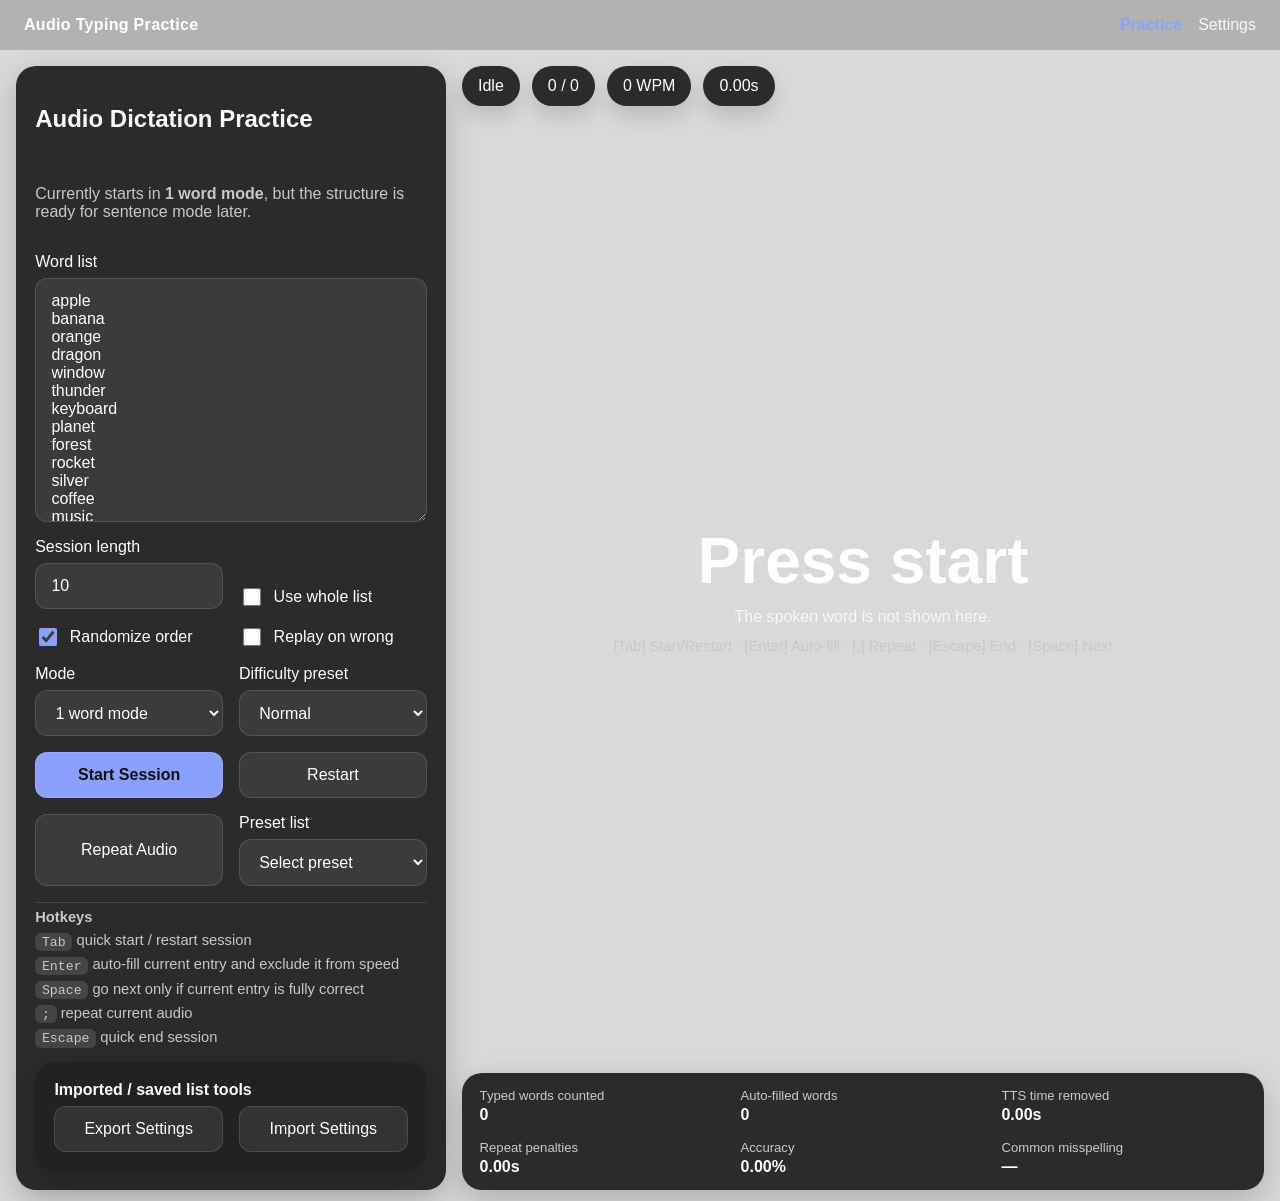
<file: index.html>
<!DOCTYPE html>
<html lang="en">
  <head>
    <meta charset="UTF-8" />
    <meta name="viewport" content="width=device-width, initial-scale=1.0" />
    <title>Audio Typing Practice</title>
    <link rel="stylesheet" href="styles.css" />
  </head>
  <body>
    <header class="topbar">
      <div class="brand">Audio Typing Practice</div>
      <nav class="topnav">
        <a href="index.html" aria-current="page">Practice</a>
        <a href="settings.html">Settings</a>
      </nav>
    </header>

    <main class="layout layout-home">
      <aside class="panel controls-panel">
        <h1>Audio Dictation Practice</h1>
        <p class="muted">Currently starts in <strong>1 word mode</strong>, but the structure is ready for sentence mode later.</p>

        <section class="stack">
          <label for="wordList">Word list</label>
          <textarea id="wordList" rows="12" spellcheck="false" placeholder="Enter one word per line, or separate with spaces/commas."></textarea>
        </section>

        <section class="grid two-col">
          <div class="stack">
            <label for="sessionLength">Session length</label>
            <input id="sessionLength" type="number" min="1" step="1" value="10" />
          </div>
          <div class="stack checkbox-stack">
            <label class="checkbox-row">
              <input id="useWholeList" type="checkbox" />
              <span>Use whole list</span>
            </label>
          </div>
        </section>

        <section class="grid two-col">
          <label class="checkbox-row">
            <input id="randomizeOrder" type="checkbox" checked />
            <span>Randomize order</span>
          </label>
          <label class="checkbox-row">
            <input id="autoReplayOnWrong" type="checkbox" />
            <span>Replay on wrong</span>
          </label>
        </section>

        <section class="grid two-col">
          <div class="stack">
            <label for="modeSelect">Mode</label>
            <select id="modeSelect">
              <option value="word" selected>1 word mode</option>
              <option value="sentence" disabled>Sentence mode later</option>
            </select>
          </div>
          <div class="stack">
            <label for="difficultyPreset">Difficulty preset</label>
            <select id="difficultyPreset">
              <option value="easy">Easy</option>
              <option value="normal" selected>Normal</option>
              <option value="challenge">Challenge</option>
              <option value="speedrun">Speedrun</option>
              <option value="custom">Custom</option>
            </select>
          </div>
        </section>

        <section class="grid two-col">
          <button id="startButton" class="primary">Start Session</button>
          <button id="restartButton" type="button">Restart</button>
        </section>

        <section class="grid two-col">
          <button id="repeatButton" type="button">Repeat Audio</button>
          <div class="stack">
            <label for="presetSelect">Preset list</label>
            <select id="presetSelect">
              <option value="">Select preset</option>
            </select>
          </div>
        </section>

        <section class="stack hotkeys-box muted small-text">
          <div><strong>Hotkeys</strong></div>
          <div><kbd>Tab</kbd> quick start / restart session</div>
          <div><kbd>Enter</kbd> auto-fill current entry and exclude it from speed</div>
          <div><kbd>Space</kbd> go next only if current entry is fully correct</div>
          <div><kbd>;</kbd> repeat current audio</div>
          <div><kbd>Escape</kbd> quick end session</div>
        </section>

        <section class="panel subpanel stack">
          <div class="section-title">Imported / saved list tools</div>
          <div class="grid two-col">
            <button id="exportSettingsButton" type="button">Export Settings</button>
            <label class="file-button">
              <input id="importSettingsInput" type="file" accept="application/json" hidden />
              <span>Import Settings</span>
            </label>
          </div>
        </section>
      </aside>

      <section class="practice-stage" aria-live="polite">
        <div class="status-row">
          <div id="sessionStatus" class="pill">Idle</div>
          <div id="progressText" class="pill">0 / 0</div>
          <div id="speedText" class="pill">0 WPM</div>
          <div id="timerText" class="pill">0.00s</div>
          <div id="countdownText" class="pill hidden">3</div>
        </div>

        <div class="center-wrap">
          <div id="typedWord" class="typed-word neutral">Press start</div>
          <div id="targetHint" class="target-hint">The spoken word is not shown here.</div>
          <div id="metaHint" class="muted small-text">[Tab] Start/Restart · [Enter] Auto-fill · [;] Repeat · [Escape] End · [Space] Next</div>
        </div>

        <div id="resultsOverlay" class="results-overlay hidden">
          <div class="panel results-card">
            <h2>Session Complete</h2>
            <div id="resultsSummary" class="results-grid"></div>
            <div class="results-actions">
              <button id="playAgainButton" class="primary">Play Again</button>
              <button id="closeResultsButton" type="button">Close</button>
            </div>
          </div>
        </div>

        <div id="bottomPanel" class="bottom-panel panel compact-panel">
          <div class="results-grid small-grid">
            <div><span class="label">Typed words counted</span><strong id="countedWordsText">0</strong></div>
            <div><span class="label">Auto-filled words</span><strong id="skippedWordsText">0</strong></div>
            <div><span class="label">TTS time removed</span><strong id="ttsRemovedText">0.00s</strong></div>
            <div><span class="label">Repeat penalties</span><strong id="replayPenaltyText">0.00s</strong></div>
            <div><span class="label">Accuracy</span><strong id="accuracyText">100.00%</strong></div>
            <div><span class="label">Common misspelling</span><strong id="commonMissText">—</strong></div>
          </div>
        </div>
      </section>
    </main>

    <script type="module" src="app.js"></script>
  </body>
</html>
</file>
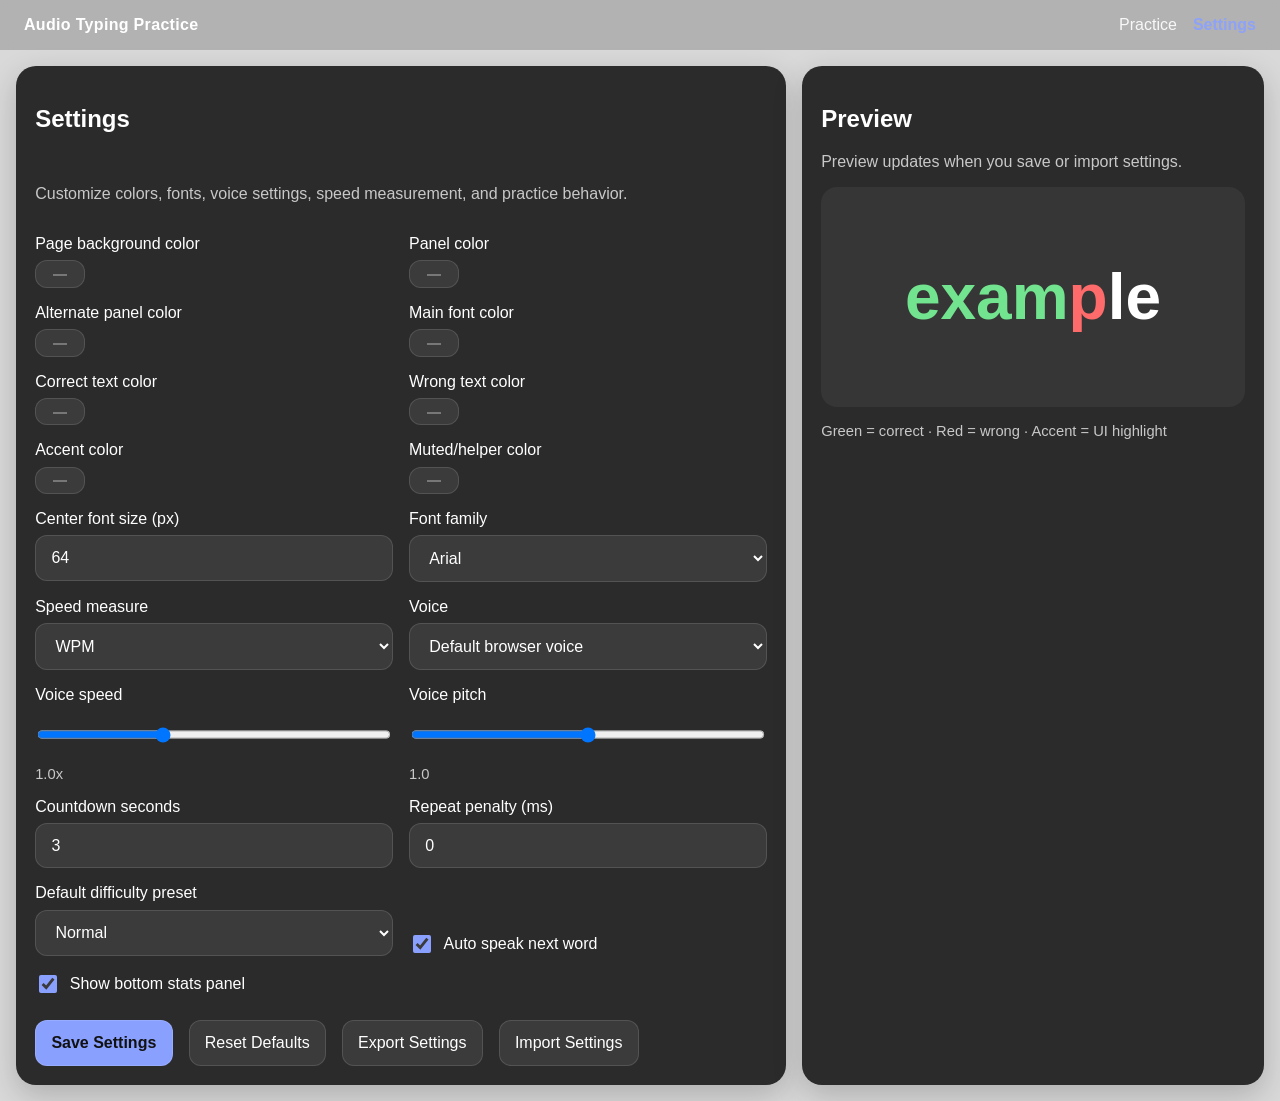
<file: settings.html>
<!DOCTYPE html>
<html lang="en">
  <head>
    <meta charset="UTF-8" />
    <meta name="viewport" content="width=device-width, initial-scale=1.0" />
    <title>Settings - Audio Typing Practice</title>
    <link rel="stylesheet" href="styles.css" />
  </head>
  <body>
    <header class="topbar">
      <div class="brand">Audio Typing Practice</div>
      <nav class="topnav">
        <a href="index.html">Practice</a>
        <a href="settings.html" aria-current="page">Settings</a>
      </nav>
    </header>

    <main class="layout layout-settings">
      <section class="panel settings-panel">
        <h1>Settings</h1>
        <p class="muted">Customize colors, fonts, voice settings, speed measurement, and practice behavior.</p>

        <div class="settings-grid">
          <div class="stack"><label for="pageBgColor">Page background color</label><input id="pageBgColor" type="color" /></div>
          <div class="stack"><label for="panelBgColor">Panel color</label><input id="panelBgColor" type="color" /></div>
          <div class="stack"><label for="panelAltBgColor">Alternate panel color</label><input id="panelAltBgColor" type="color" /></div>
          <div class="stack"><label for="mainFontColor">Main font color</label><input id="mainFontColor" type="color" /></div>
          <div class="stack"><label for="correctColor">Correct text color</label><input id="correctColor" type="color" /></div>
          <div class="stack"><label for="wrongColor">Wrong text color</label><input id="wrongColor" type="color" /></div>
          <div class="stack"><label for="accentColor">Accent color</label><input id="accentColor" type="color" /></div>
          <div class="stack"><label for="mutedColor">Muted/helper color</label><input id="mutedColor" type="color" /></div>

          <div class="stack"><label for="fontSize">Center font size (px)</label><input id="fontSize" type="number" min="18" max="180" step="1" /></div>
          <div class="stack"><label for="fontFamily">Font family</label>
            <select id="fontFamily">
              <option value="Arial, sans-serif">Arial</option>
              <option value="Verdana, sans-serif">Verdana</option>
              <option value="Tahoma, sans-serif">Tahoma</option>
              <option value="Trebuchet MS, sans-serif">Trebuchet MS</option>
              <option value="Georgia, serif">Georgia</option>
              <option value="Times New Roman, serif">Times New Roman</option>
              <option value="Courier New, monospace">Courier New</option>
              <option value="system-ui, sans-serif">System UI</option>
            </select>
          </div>

          <div class="stack"><label for="speedUnit">Speed measure</label>
            <select id="speedUnit"><option value="wpm">WPM</option><option value="cpm">CPM</option></select>
          </div>
          <div class="stack"><label for="voiceSelect">Voice</label><select id="voiceSelect"></select></div>

          <div class="stack">
            <label for="voiceRate">Voice speed</label>
            <input id="voiceRate" type="range" min="0.5" max="2" step="0.1" />
            <span id="voiceRateValue" class="muted small-text"></span>
          </div>
          <div class="stack">
            <label for="voicePitch">Voice pitch</label>
            <input id="voicePitch" type="range" min="0" max="2" step="0.1" />
            <span id="voicePitchValue" class="muted small-text"></span>
          </div>

          <div class="stack">
            <label for="countdownSeconds">Countdown seconds</label>
            <input id="countdownSeconds" type="number" min="0" max="10" step="1" />
          </div>
          <div class="stack">
            <label for="replayPenaltyMs">Repeat penalty (ms)</label>
            <input id="replayPenaltyMs" type="number" min="0" max="10000" step="100" />
          </div>

          <div class="stack"><label for="difficultyPreset">Default difficulty preset</label>
            <select id="difficultyPreset">
              <option value="easy">Easy</option>
              <option value="normal">Normal</option>
              <option value="challenge">Challenge</option>
              <option value="speedrun">Speedrun</option>
              <option value="custom">Custom</option>
            </select>
          </div>
          <div class="stack checkbox-stack"><label class="checkbox-row"><input id="autoSpeakNext" type="checkbox" /><span>Auto speak next word</span></label></div>
          <div class="stack checkbox-stack"><label class="checkbox-row"><input id="showBottomStats" type="checkbox" /><span>Show bottom stats panel</span></label></div>
        </div>

        <div class="settings-actions">
          <button id="saveSettingsButton" class="primary">Save Settings</button>
          <button id="resetSettingsButton" type="button">Reset Defaults</button>
          <button id="exportSettingsButton" type="button">Export Settings</button>
          <label class="file-button"><input id="importSettingsInput" type="file" accept="application/json" hidden /><span>Import Settings</span></label>
        </div>
      </section>

      <section class="panel preview-panel">
        <h2>Preview</h2>
        <p class="muted">Preview updates when you save or import settings.</p>
        <div id="settingsPreview" class="settings-preview"></div>
        <div class="preview-legend small-text muted">Green = correct · Red = wrong · Accent = UI highlight</div>
      </section>
    </main>

    <script type="module" src="settings.js"></script>
  </body>
</html>
</file>
<file: styles.css>
:root {
  --page-bg: #d9d9d9;
  --panel-bg: #2b2b2b;
  --panel-alt-bg: #222222;
  --font-color: #ffffff;
  --correct-color: #72e38e;
  --wrong-color: #ff6b6b;
  --accent-color: #8aa0ff;
  --muted-color: #c8c8c8;
  --center-font-size: 64px;
  --font-family: Arial, sans-serif;
}
* { box-sizing: border-box; }
html, body {
  margin: 0;
  min-height: 100%;
  background: var(--page-bg);
  color: var(--font-color);
  font-family: var(--font-family);
}
body { min-height: 100vh; }
button, input, textarea, select { font: inherit; }
textarea, input, select, button {
  border-radius: 12px;
  border: 1px solid rgba(255,255,255,0.12);
  padding: 0.8rem 0.95rem;
}
textarea, input, select {
  background: rgba(255,255,255,0.08);
  color: var(--font-color);
}
textarea::placeholder, input::placeholder { color: rgba(255,255,255,0.55); }
button {
  cursor: pointer;
  background: rgba(255,255,255,0.08);
  color: var(--font-color);
}
button:hover, .file-button:hover { filter: brightness(1.06); }
button.primary {
  background: var(--accent-color);
  color: #111;
  font-weight: 700;
}
.topbar {
  display: flex; justify-content: space-between; align-items: center;
  padding: 1rem 1.5rem; background: rgba(0,0,0,0.18); backdrop-filter: blur(6px);
}
.brand { font-weight: 800; letter-spacing: .02em; }
.topnav { display: flex; gap: 1rem; }
.topnav a { color: var(--font-color); text-decoration: none; opacity: .9; }
.topnav a[aria-current='page'] { color: var(--accent-color); font-weight: 700; }
.layout { display: grid; gap: 1rem; padding: 1rem; }
.layout-home { grid-template-columns: minmax(320px, 430px) 1fr; }
.layout-settings { grid-template-columns: 1.25fr 0.75fr; }
.panel {
  background: var(--panel-bg);
  border-radius: 20px;
  padding: 1.2rem;
  box-shadow: 0 10px 30px rgba(0,0,0,.2);
}
.subpanel { background: var(--panel-alt-bg); }
.controls-panel, .settings-panel { display: flex; flex-direction: column; gap: 1rem; }
.practice-stage { min-height: calc(100vh - 100px); display: grid; grid-template-rows: auto 1fr auto; gap: 1rem; position: relative; }
.status-row { display: flex; flex-wrap: wrap; gap: .75rem; }
.pill {
  background: var(--panel-bg);
  border-radius: 999px; padding: .7rem 1rem; box-shadow: 0 10px 20px rgba(0,0,0,.14);
}
.center-wrap {
  display: flex; flex-direction: column; justify-content: center; align-items: center;
  gap: .75rem; text-align: center; min-height: 50vh; padding: 1rem;
}
.typed-word {
  font-size: var(--center-font-size);
  font-weight: 800; line-height: 1.1; word-break: break-word; max-width: 85%;
}
.typed-correct { color: var(--correct-color); }
.typed-wrong { color: var(--wrong-color); }
.typed-pending { color: transparent; opacity: 0; user-select: none; }
.success-outline { text-shadow: 0 0 24px rgba(114, 227, 142, .18); }
.error-outline { text-shadow: 0 0 24px rgba(255, 107, 107, .16); }
.target-hint { opacity: .8; }
.bottom-panel.compact-panel { padding: .9rem 1.1rem; }
.results-grid, .settings-grid { display: grid; grid-template-columns: repeat(2, minmax(0, 1fr)); gap: 1rem; }
.small-grid { grid-template-columns: repeat(3, minmax(0, 1fr)); }
.stack { display: flex; flex-direction: column; gap: .45rem; }
.grid.two-col { display: grid; grid-template-columns: repeat(2, minmax(0, 1fr)); gap: 1rem; }
.checkbox-row { display: inline-flex; align-items: center; gap: .6rem; }
.checkbox-row input { width: 18px; height: 18px; accent-color: var(--accent-color); }
.checkbox-stack { justify-content: end; }
.label { display: block; font-size: .82rem; opacity: .75; margin-bottom: .2rem; }
.muted { color: var(--muted-color); }
.small-text { font-size: .92rem; }
.hotkeys-box { padding-top: .4rem; border-top: 1px solid rgba(255,255,255,.12); }
.settings-actions, .results-actions { display: flex; gap: 1rem; margin-top: .5rem; flex-wrap: wrap; }
.settings-preview {
  background: rgba(255,255,255,.05);
  border-radius: 16px; min-height: 220px; display: flex; align-items: center; justify-content: center;
  font-size: var(--center-font-size); font-weight: 800;
}
.preview-legend { margin-top: 1rem; }
kbd { background: rgba(255,255,255,.12); border-radius: 6px; padding: .1rem .42rem; font-size: .9em; }
.hidden { display: none !important; }
.file-button {
  display: inline-flex; align-items: center; justify-content: center;
  border-radius: 12px; border: 1px solid rgba(255,255,255,.12); padding: .8rem .95rem;
  background: rgba(255,255,255,.08); color: var(--font-color); cursor: pointer;
}
.section-title { font-weight: 700; }
.results-overlay {
  position: absolute; inset: 0; background: rgba(0,0,0,.45); display: flex;
  align-items: center; justify-content: center; padding: 1rem;
}
.results-card { width: min(820px, 100%); background: var(--panel-alt-bg); }
@media (max-width: 1000px) {
  .layout-home, .layout-settings, .results-grid, .settings-grid, .grid.two-col, .small-grid { grid-template-columns: 1fr; }
  .practice-stage { min-height: auto; }
  .typed-word { max-width: 95%; }
}
</file>
